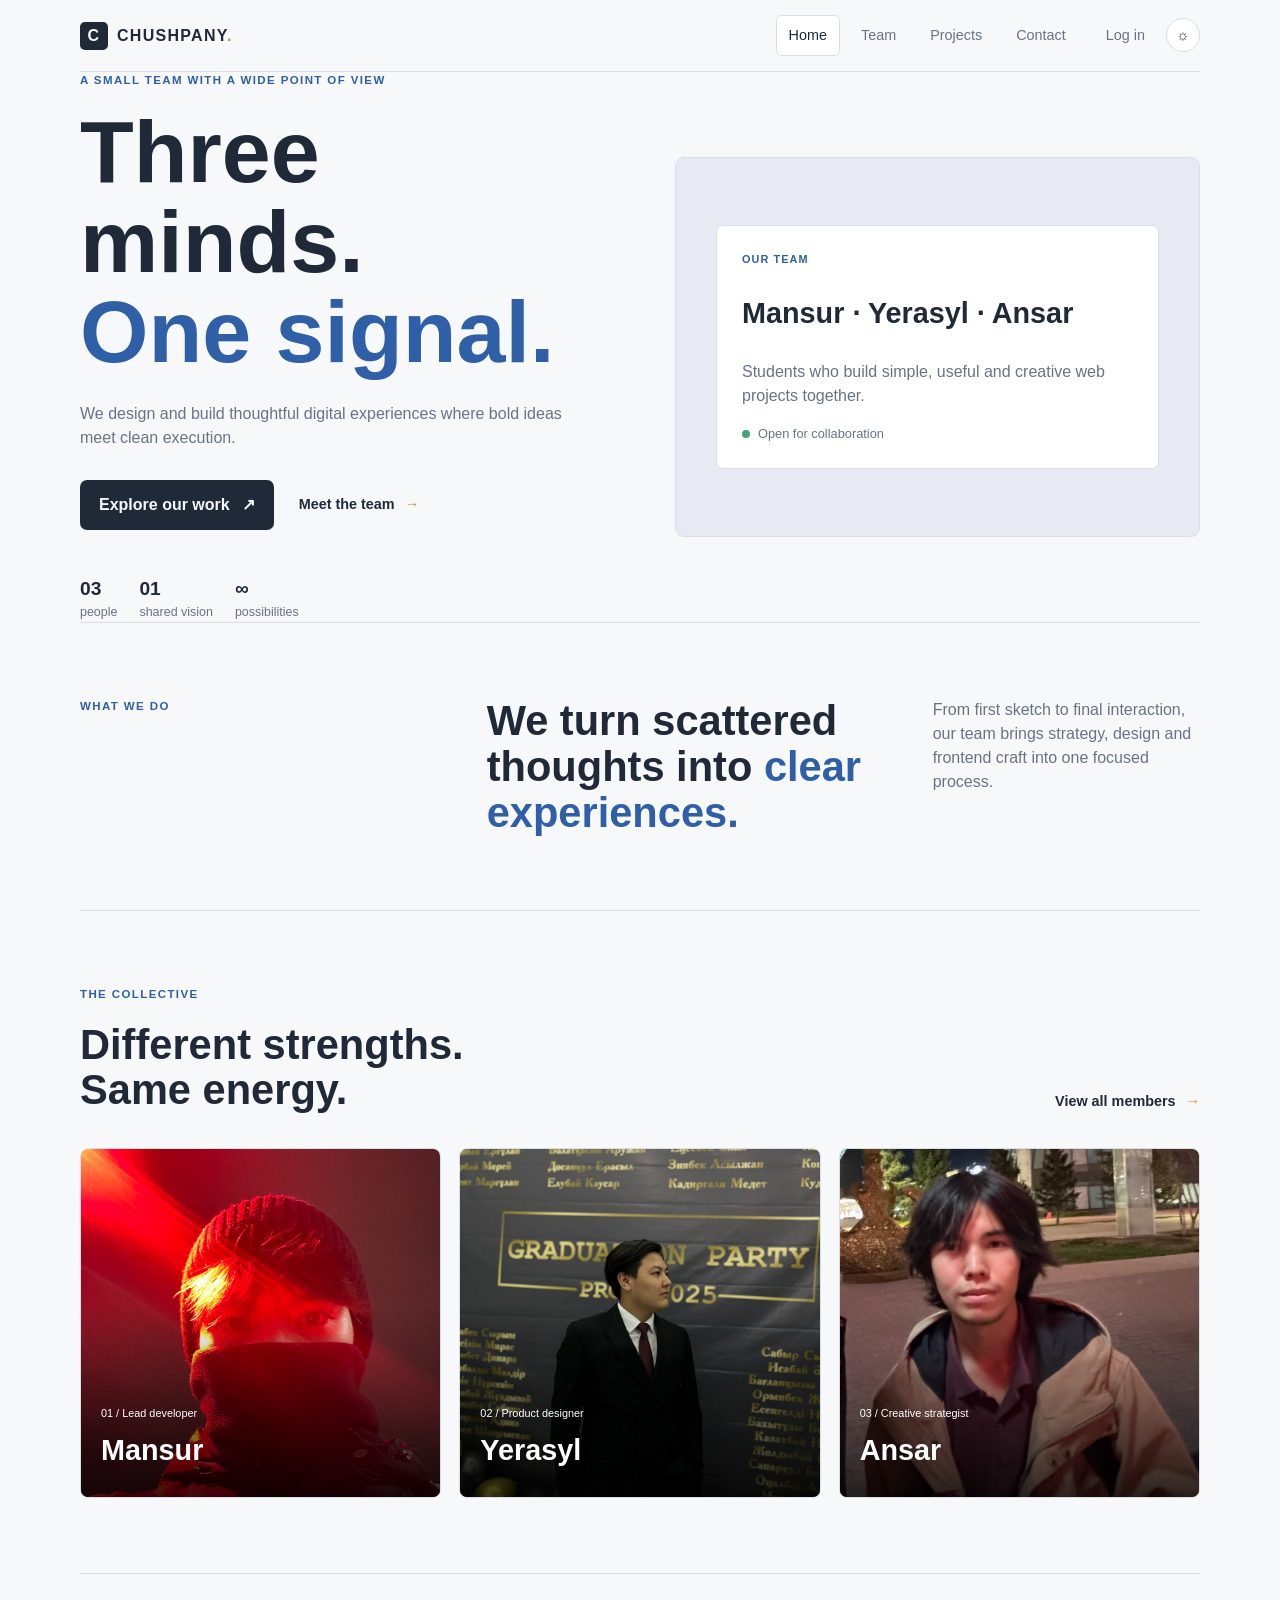
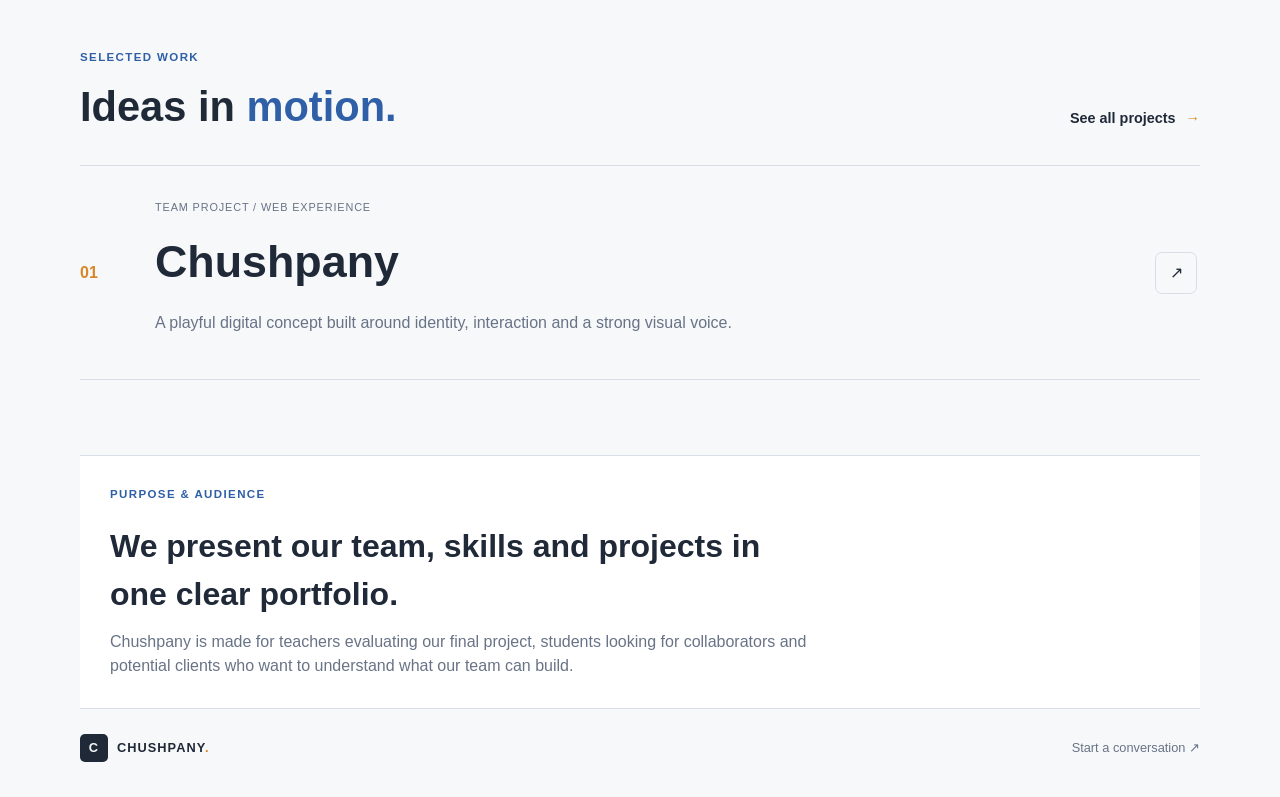
<file: index.html>
<!doctype html>
<html lang="en">
<head>
  <meta charset="UTF-8">
  <meta name="viewport" content="width=device-width, initial-scale=1.0">
  <meta name="description" content="Chushpany — a three-person creative development team portfolio.">
  <title>Chushpany | Creative team portfolio</title>
  <link rel="preconnect" href="https://fonts.googleapis.com">
  <link rel="preconnect" href="https://fonts.gstatic.com" crossorigin>
  <link href="https://fonts.googleapis.com/css2?family=DM+Sans:wght@400;500;600;700&family=Space+Grotesk:wght@500;600;700&display=swap" rel="stylesheet">
  <link rel="stylesheet" href="css/style.css">
</head>
<body>
  <div class="page-shell">
    <header class="site-header"><a class="brand" href="index.html"><span class="brand-mark">C</span><span>CHUSHPANY<span class="brand-accent">.</span></span></a><button class="menu-toggle" aria-label="Open menu">☰</button><nav class="site-nav"><a class="active" href="index.html">Home</a><a href="team.html">Team</a><a href="projects.html">Projects</a><a href="contact.html">Contact</a><a class="nav-login" href="login.html">Log in</a><button class="theme-toggle" data-theme-toggle aria-label="Toggle light and dark mode">☼</button></nav></header>
    <main>
      <section class="hero section-grid">
        <div class="hero-copy reveal"><p class="eyebrow">A small team with a wide point of view</p><h1>Three minds.<br><span class="gradient-text">One signal.</span></h1><p class="hero-text">We design and build thoughtful digital experiences where bold ideas meet clean execution.</p><div class="hero-actions"><a class="button button-primary" href="projects.html">Explore our work <span>↗</span></a><a class="text-link" href="team.html">Meet the team <span>→</span></a></div><div class="hero-meta"><span><strong>03</strong> people</span><span><strong>01</strong> shared vision</span><span><strong>∞</strong> possibilities</span></div></div>
        <div class="hero-art reveal delay-1"><div class="hero-card hero-card-main"><div class="mini-label">OUR TEAM</div><div class="hero-card-title">Mansur · Yerasyl · Ansar</div><p>Students who build simple, useful and creative web projects together.</p><div class="status-row"><span class="status-dot"></span> Open for collaboration</div></div></div>
      </section>
      <section class="section intro-strip"><p class="eyebrow">What we do</p><div class="strip-content"><h2>We turn scattered thoughts into <span class="gradient-text">clear experiences.</span></h2><p>From first sketch to final interaction, our team brings strategy, design and frontend craft into one focused process.</p></div></section>
      <section class="section"><div class="section-heading"><div><p class="eyebrow">The collective</p><h2>Different strengths.<br><span class="muted-text">Same energy.</span></h2></div><a class="text-link" href="team.html">View all members <span>→</span></a></div><div class="team-preview"><a class="person-card" href="mansur.html"><img src="images/team/mansur.jpg" alt="Mansur portrait"><div class="person-overlay"><span>01 / Lead developer</span><h3>Mansur</h3></div></a><a class="person-card" href="yerasyl.html"><img src="images/team/yerasyl.jpg" alt="Yerasyl portrait"><div class="person-overlay"><span>02 / Product designer</span><h3>Yerasyl</h3></div></a><a class="person-card placeholder-person" href="ansar.html"><img src="images/team/ansar.jpg" alt="Ansar portrait"><div class="person-overlay"><span>03 / Creative strategist</span><h3>Ansar</h3></div></a></div></section>
      <section class="section work-teaser"><div class="section-heading"><div><p class="eyebrow">Selected work</p><h2>Ideas in <span class="gradient-text">motion.</span></h2></div><a class="text-link" href="projects.html">See all projects <span>→</span></a></div><div class="featured-project"><div class="project-number">01</div><div><span class="project-type">Team project / Web experience</span><h3>Chushpany</h3><p>A playful digital concept built around identity, interaction and a strong visual voice.</p></div><a class="circle-arrow" href="projects.html">↗</a></div></section>
    <section class="section purpose-box"><p class="eyebrow">Purpose & audience</p><h2>We present our team, skills and projects in one clear portfolio.</h2><p>Chushpany is made for teachers evaluating our final project, students looking for collaborators and potential clients who want to understand what our team can build.</p></section></main>
    <footer class="site-footer"><a class="brand" href="index.html"><span class="brand-mark">C</span><span>CHUSHPANY<span class="brand-accent">.</span></span></a><a href="contact.html">Start a conversation ↗</a></footer>
  </div><script src="js/script.js"></script>
</body>
</html>
</file>
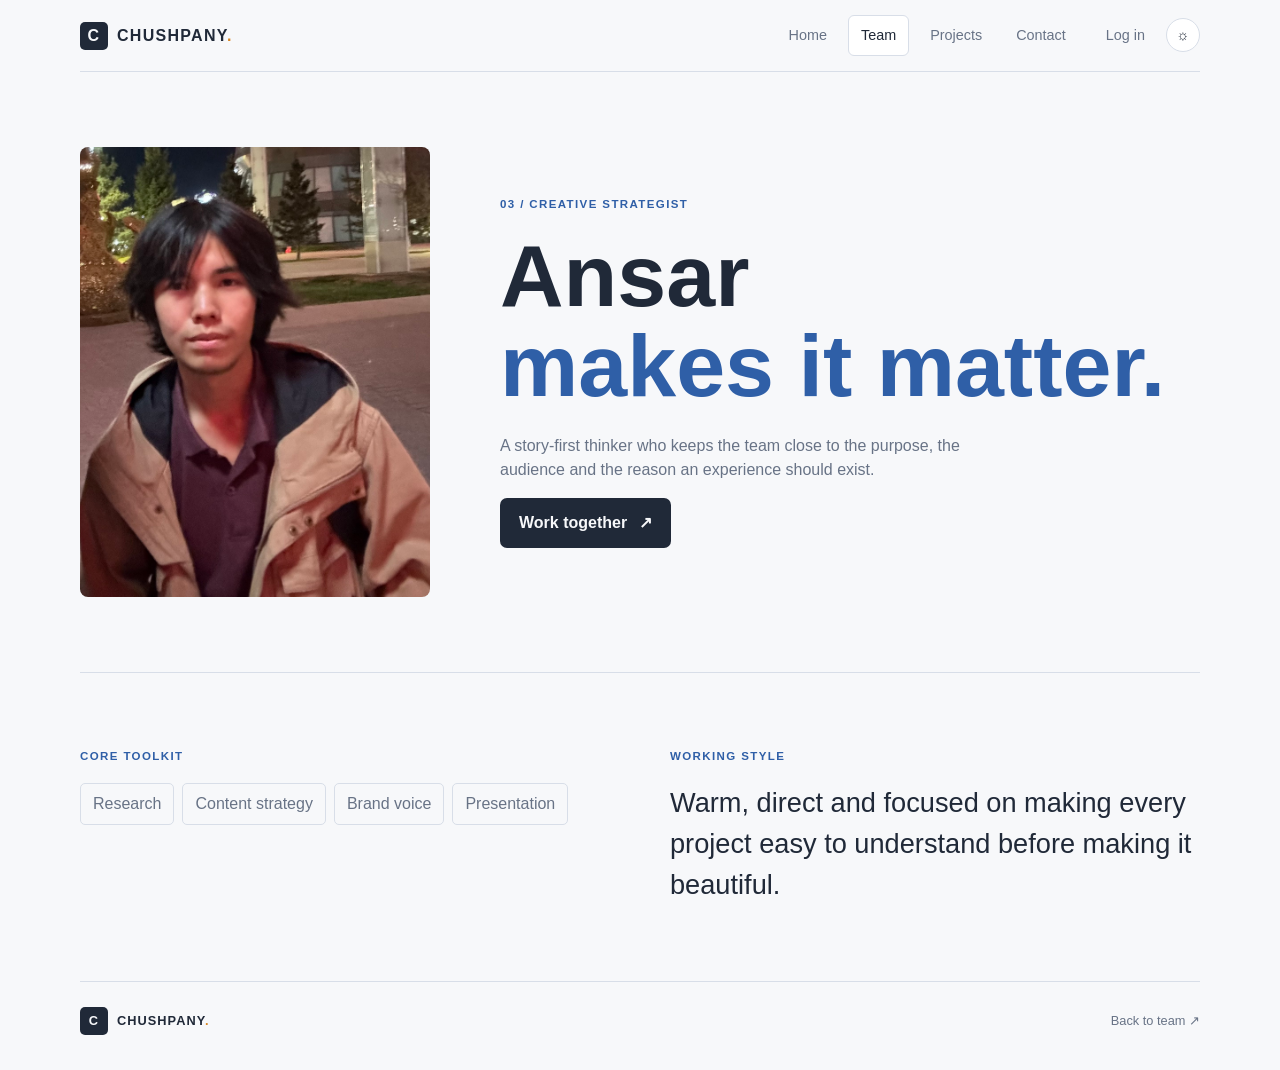
<file: ansar.html>
<!doctype html>
<html lang="en">
<head>
  <meta charset="UTF-8">
  <meta name="viewport" content="width=device-width, initial-scale=1.0">
  <title>Ansar | Chushpany</title>
  <link rel="preconnect" href="https://fonts.googleapis.com">
  <link rel="preconnect" href="https://fonts.gstatic.com" crossorigin>
  <link href="https://fonts.googleapis.com/css2?family=DM+Sans:wght@400;500;600;700&family=Space+Grotesk:wght@500;600;700&display=swap" rel="stylesheet">
  <link rel="stylesheet" href="css/style.css">
</head>
<body>
  <div class="page-shell">
    <header class="site-header">
      <a class="brand" href="index.html">
        <span class="brand-mark">C</span><span>CHUSHPANY<span class="brand-accent">.</span></span>
      </a>
      <button class="menu-toggle" aria-label="Open menu">☰</button>
      <nav class="site-nav">
        <a href="index.html">Home</a>
        <a class="active" href="team.html">Team</a>
        <a href="projects.html">Projects</a>
        <a href="contact.html">Contact</a>
        <a class="nav-login" href="login.html">Log in</a>
        <button class="theme-toggle" data-theme-toggle aria-label="Toggle light and dark mode">☼</button>
      </nav>
    </header>

    <main>
      <section class="profile-hero section">
        <div class="profile-photo">
          <img src="images/team/ansar.jpg" alt="Ansar portrait">
        </div>
        <div>
          <p class="eyebrow">03 / Creative strategist</p>
          <h1>Ansar<br><span class="gradient-text">makes it matter.</span></h1>
          <p class="intro-lead">A story-first thinker who keeps the team close to the purpose, the audience and the reason an experience should exist.</p>
          <a class="button button-primary" href="contact.html">Work together <span>↗</span></a>
        </div>
      </section>

      <section class="section profile-details">
        <div>
          <p class="eyebrow">Core toolkit</p>
          <div class="tag-list">
            <span>Research</span>
            <span>Content strategy</span>
            <span>Brand voice</span>
            <span>Presentation</span>
          </div>
        </div>
        <div>
          <p class="eyebrow">Working style</p>
          <p class="large-copy">Warm, direct and focused on making every project easy to understand before making it beautiful.</p>
        </div>
      </section>
    </main>

    <footer class="site-footer">
      <a class="brand" href="index.html">
        <span class="brand-mark">C</span><span>CHUSHPANY<span class="brand-accent">.</span></span>
      </a>
      <a href="team.html">Back to team ↗</a>
    </footer>
  </div>

  <script src="js/script.js"></script>
</body>
</html>
</file>
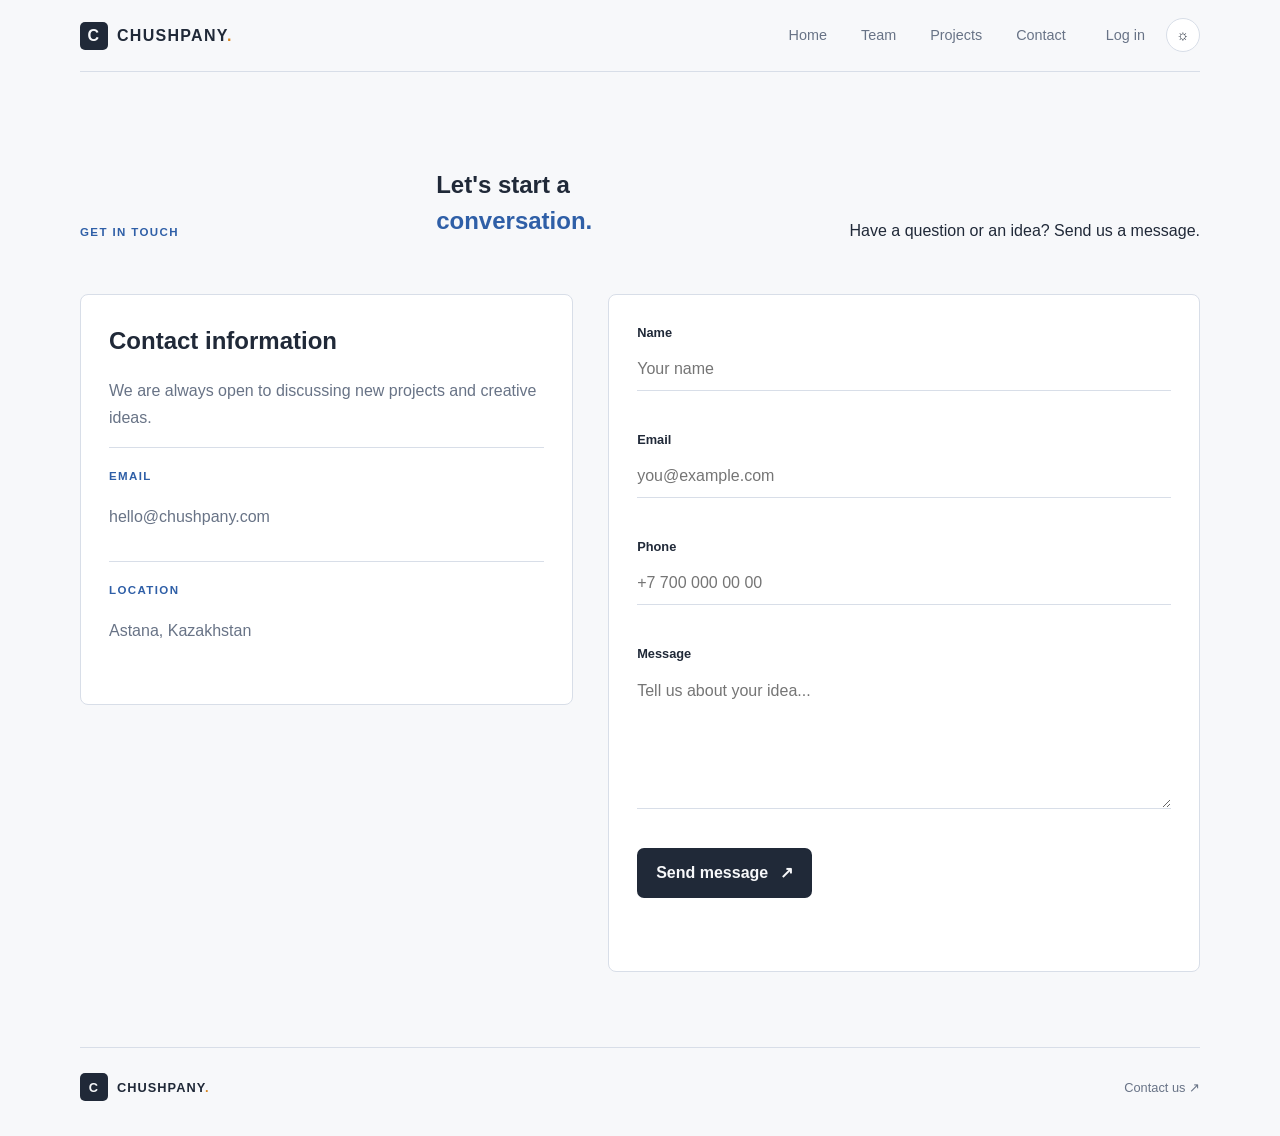
<file: contact.html>
<!doctype html>
<html lang="en">
<head>
  <meta charset="UTF-8">
  <meta name="viewport" content="width=device-width, initial-scale=1.0">
  <title>Contact | Chushpany</title>
  <link rel="preconnect" href="https://fonts.googleapis.com">
  <link rel="preconnect" href="https://fonts.gstatic.com" crossorigin>
  <link href="https://fonts.googleapis.com/css2?family=DM+Sans:wght@400;500;600;700&family=Space+Grotesk:wght@500;600;700&display=swap" rel="stylesheet">
  <link rel="stylesheet" href="css/style.css">
</head>
<body>
<div class="page-shell">

  <header class="site-header">
    <a class="brand" href="index.html">
      <span class="brand-mark">C</span>
      <span>CHUSHPANY<span class="brand-accent">.</span></span>
    </a>

    <button class="menu-toggle" aria-label="Open menu">☰</button>

    <nav class="site-nav">
      <a href="index.html">Home</a>
      <a href="team.html">Team</a>
      <a href="projects.html">Projects</a>
      <a href="contact.html">Contact</a>
      <a class="nav-login" href="login.html">Log in</a>
      <button class="theme-toggle" data-theme-toggle aria-label="Toggle light and dark mode">☼</button>
    </nav>
  </header>

  <main>
    <section class="section">
      <div class="section-heading">
        <p class="eyebrow">Get in touch</p>
        <h1>Let's start a<br><span class="gradient-text">conversation.</span></h1>
        <p>Have a question or an idea? Send us a message.</p>
      </div>

      <div class="contact-grid">

        <div class="contact-info">
          <h2>Contact information</h2>
          <p>We are always open to discussing new projects and creative ideas.</p>

          <div class="contact-detail">
            <span class="eyebrow">Email</span>
            <p>hello@chushpany.com</p>
          </div>

          <div class="contact-detail">
            <span class="eyebrow">Location</span>
            <p>Astana, Kazakhstan</p>
          </div>
        </div>

        <div class="contact-form-card">
          <form id="contact-form" novalidate>

            <div class="form-row">
              <label for="contact-name">Name</label>
              <input id="contact-name" name="name" type="text" placeholder="Your name">
              <small class="field-error" data-error-for="name"></small>
            </div>

            <div class="form-row">
              <label for="contact-email">Email</label>
              <input id="contact-email" name="email" type="text" placeholder="you@example.com">
              <small class="field-error" data-error-for="email"></small>
            </div>

            <div class="form-row">
              <label for="contact-phone">Phone</label>
              <input id="contact-phone" name="phone" type="text" placeholder="+7 700 000 00 00">
              <small class="field-error" data-error-for="phone"></small>
            </div>

            <div class="form-row">
              <label for="contact-message">Message</label>
              <textarea id="contact-message" name="message" rows="5" placeholder="Tell us about your idea..."></textarea>
              <small class="field-error" data-error-for="message"></small>
            </div>

            <button class="button button-primary" type="submit">
              Send message <span>↗</span>
            </button>

            <p class="form-status" id="contact-status" aria-live="polite"></p>

          </form>
        </div>

      </div>
    </section>
  </main>

  <footer class="site-footer">
    <a class="brand" href="index.html">
      <span class="brand-mark">C</span>
      <span>CHUSHPANY<span class="brand-accent">.</span></span>
    </a>
    <a href="contact.html">Contact us ↗</a>
  </footer>

</div>

<script src="js/script.js"></script>
<script src="js/validation.js"></script>
</body>
</html>
</file>
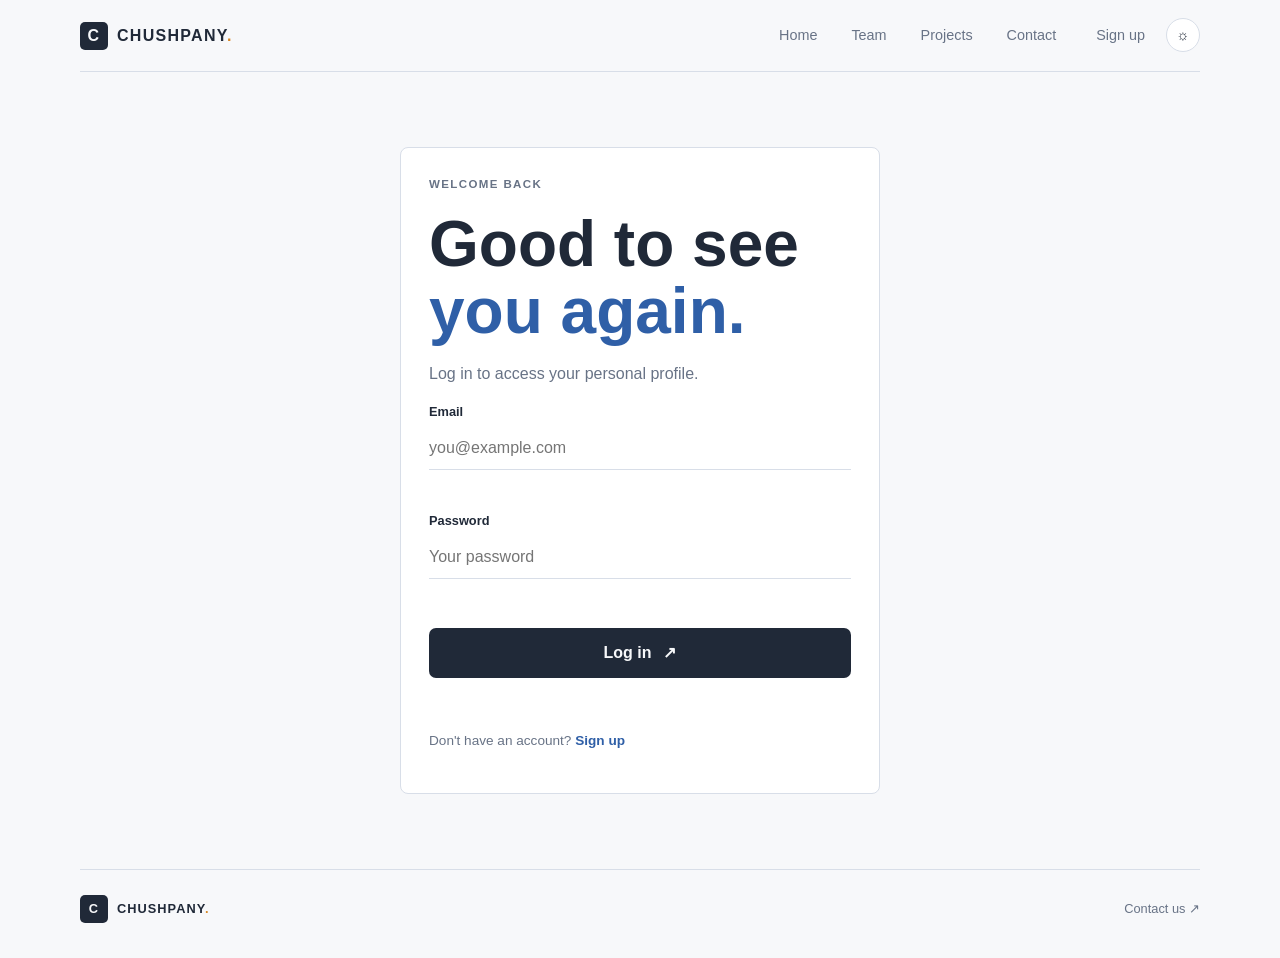
<file: login.html>
<!doctype html>
<html lang="en">
<head>
  <meta charset="UTF-8">
  <meta name="viewport" content="width=device-width, initial-scale=1.0">
  <title>Log in | Chushpany</title>
  <link rel="preconnect" href="https://fonts.googleapis.com">
  <link rel="preconnect" href="https://fonts.gstatic.com" crossorigin>
  <link href="https://fonts.googleapis.com/css2?family=DM+Sans:wght@400;500;600;700&family=Space+Grotesk:wght@500;600;700&display=swap" rel="stylesheet">
  <link rel="stylesheet" href="css/style.css">
</head>
<body>
<div class="page-shell">

  <header class="site-header">
    <a class="brand" href="index.html">
      <span class="brand-mark">C</span>
      <span>CHUSHPANY<span class="brand-accent">.</span></span>
    </a>

    <button class="menu-toggle" aria-label="Open menu">☰</button>

    <nav class="site-nav">
      <a href="index.html">Home</a>
      <a href="team.html">Team</a>
      <a href="projects.html">Projects</a>
      <a href="contact.html">Contact</a>
      <a class="nav-login" href="signup.html">Sign up</a>
      <button class="theme-toggle" data-theme-toggle aria-label="Toggle light and dark mode">☼</button>
    </nav>
  </header>

  <main>
    <section class="auth-wrap section">
      <div class="auth-card">
        <p class="eyebrow">Welcome back</p>
        <h1>Good to see<br><span class="gradient-text">you again.</span></h1>
        <p>Log in to access your personal profile.</p>

        <form id="login-form" novalidate>

          <div class="form-row">
            <label for="login-email">Email</label>
            <input id="login-email" name="email" type="text" placeholder="you@example.com">
            <small class="field-error" data-error-for="email"></small>
          </div>

          <div class="form-row">
            <label for="login-password">Password</label>
            <input id="login-password" name="password" type="password" placeholder="Your password">
            <small class="field-error" data-error-for="password"></small>
          </div>

          <button class="button button-primary" type="submit">
            Log in <span>↗</span>
          </button>

          <p class="form-status" id="login-status" aria-live="polite"></p>

        </form>

        <p class="auth-switch">
          Don't have an account? <a href="signup.html">Sign up</a>
        </p>
      </div>
    </section>
  </main>

  <footer class="site-footer">
    <a class="brand" href="index.html">
      <span class="brand-mark">C</span>
      <span>CHUSHPANY<span class="brand-accent">.</span></span>
    </a>
    <a href="contact.html">Contact us ↗</a>
  </footer>

</div>

<script src="js/script.js"></script>
<script src="js/auth.js"></script>
</body>
</html>
</file>
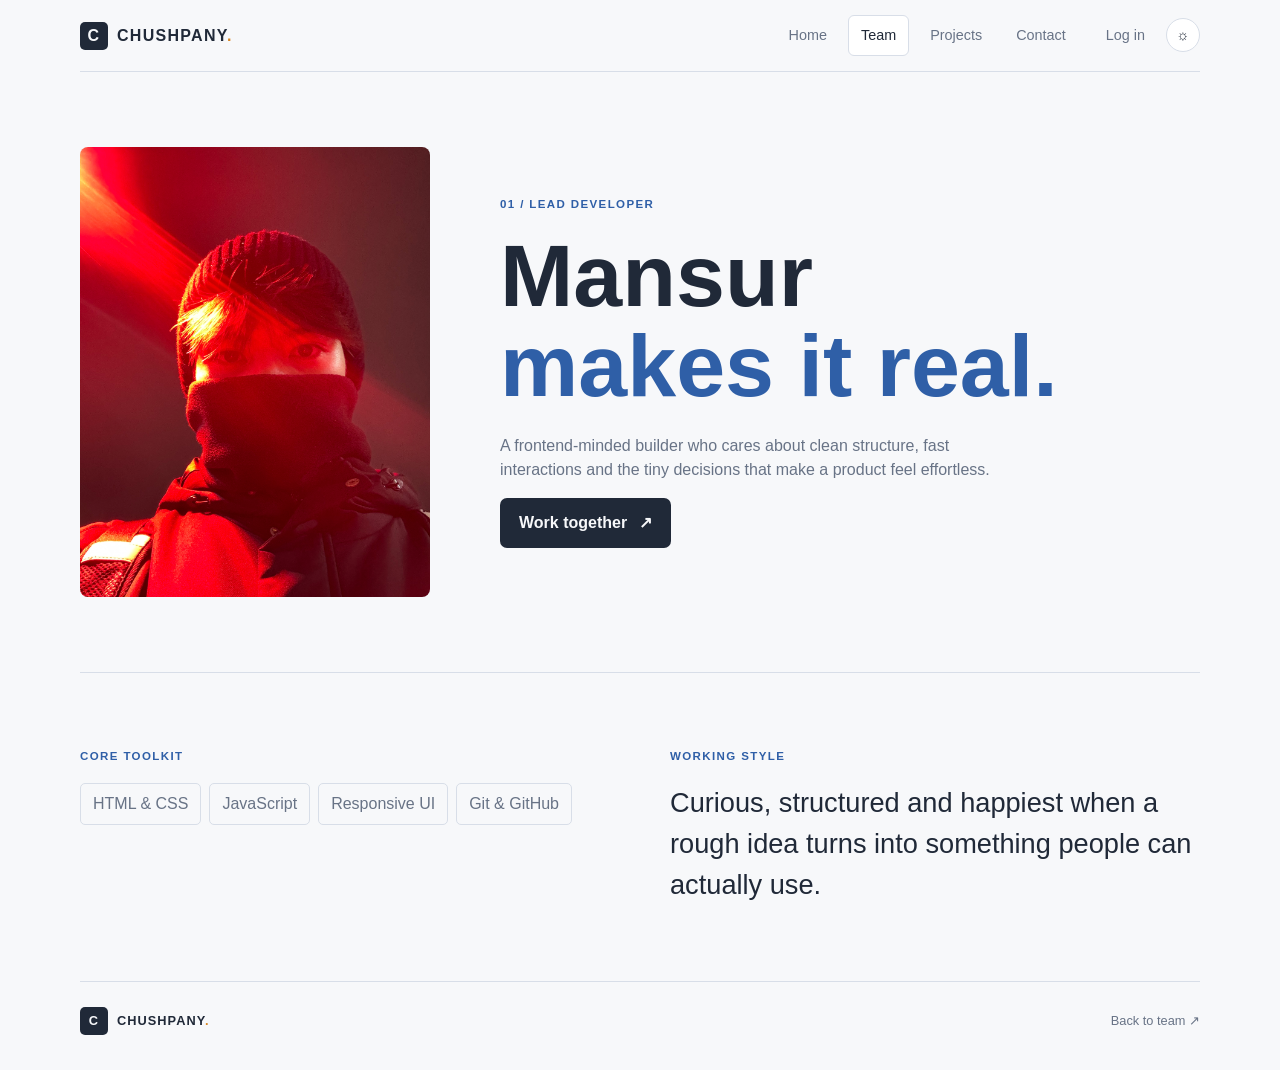
<file: mansur.html>
<!doctype html>
<html lang="en">
<head>
  <meta charset="UTF-8">
  <meta name="viewport" content="width=device-width, initial-scale=1.0">
  <title>Mansur | Chushpany</title>
  <link rel="preconnect" href="https://fonts.googleapis.com">
  <link rel="preconnect" href="https://fonts.gstatic.com" crossorigin>
  <link href="https://fonts.googleapis.com/css2?family=DM+Sans:wght@400;500;600;700&family=Space+Grotesk:wght@500;600;700&display=swap" rel="stylesheet">
  <link rel="stylesheet" href="css/style.css">
</head>
<body>
  <div class="page-shell">
    <header class="site-header">
      <a class="brand" href="index.html">
        <span class="brand-mark">C</span><span>CHUSHPANY<span class="brand-accent">.</span></span>
      </a>
      <button class="menu-toggle" aria-label="Open menu">☰</button>
      <nav class="site-nav">
        <a href="index.html">Home</a>
        <a class="active" href="team.html">Team</a>
        <a href="projects.html">Projects</a>
        <a href="contact.html">Contact</a>
        <a class="nav-login" href="login.html">Log in</a>
        <button class="theme-toggle" data-theme-toggle aria-label="Toggle light and dark mode">☼</button>
      </nav>
    </header>

    <main>
      <section class="profile-hero section">
        <div class="profile-photo">
          <img src="images/team/mansur.jpg" alt="Mansur portrait">
        </div>
        <div>
          <p class="eyebrow">01 / Lead developer</p>
          <h1>Mansur<br><span class="gradient-text">makes it real.</span></h1>
          <p class="intro-lead">A frontend-minded builder who cares about clean structure, fast interactions and the tiny decisions that make a product feel effortless.</p>
          <a class="button button-primary" href="contact.html">Work together <span>↗</span></a>
        </div>
      </section>

      <section class="section profile-details">
        <div>
          <p class="eyebrow">Core toolkit</p>
          <div class="tag-list">
            <span>HTML & CSS</span>
            <span>JavaScript</span>
            <span>Responsive UI</span>
            <span>Git & GitHub</span>
          </div>
        </div>
        <div>
          <p class="eyebrow">Working style</p>
          <p class="large-copy">Curious, structured and happiest when a rough idea turns into something people can actually use.</p>
        </div>
      </section>
    </main>

    <footer class="site-footer">
      <a class="brand" href="index.html">
        <span class="brand-mark">C</span><span>CHUSHPANY<span class="brand-accent">.</span></span>
      </a>
      <a href="team.html">Back to team ↗</a>
    </footer>
  </div>

  <script src="js/script.js"></script>
</body>
</html>
</file>
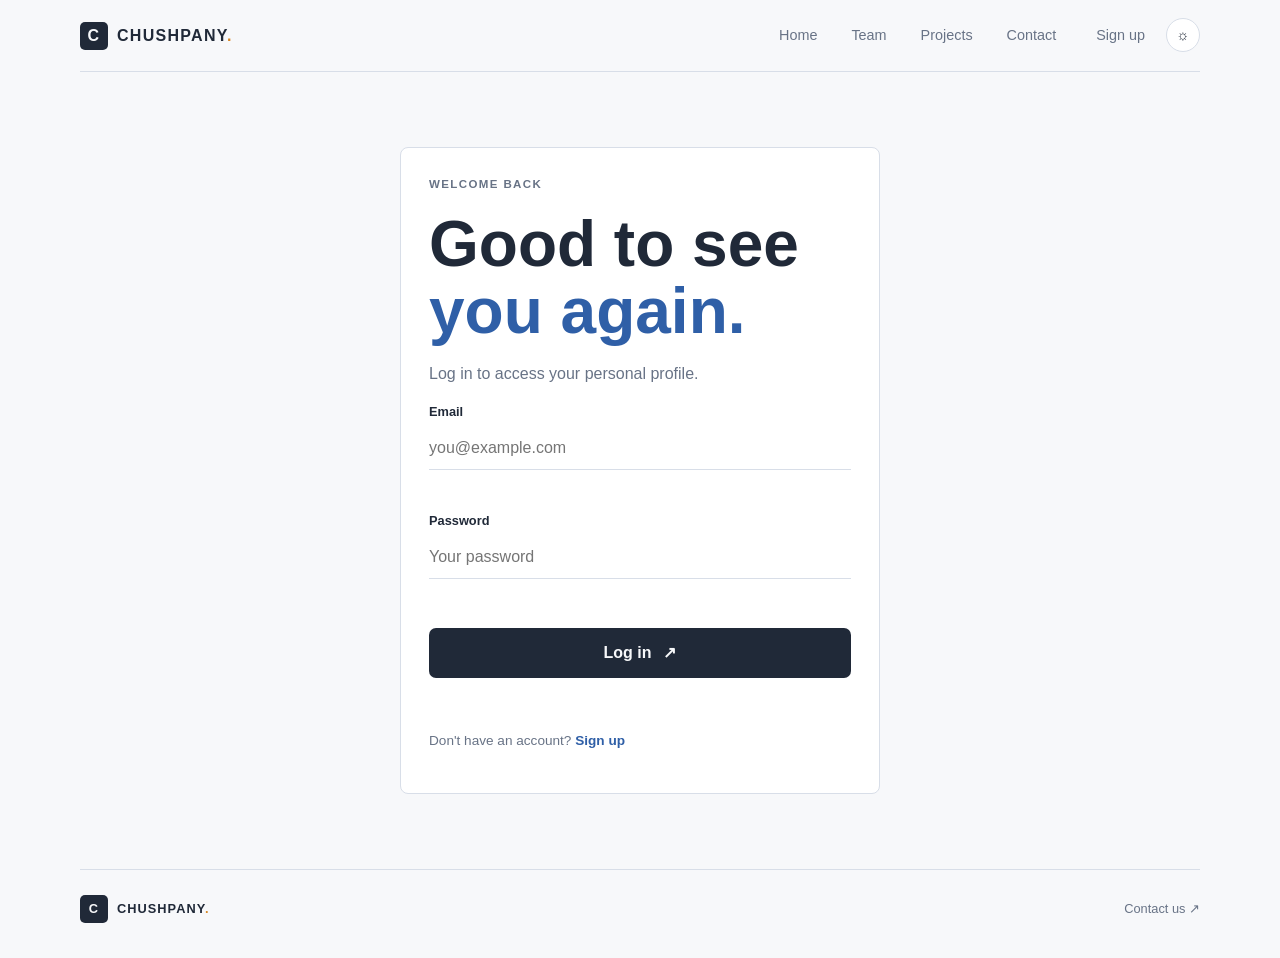
<file: profile.html>
<!doctype html>
<html lang="en">
<head>
  <meta charset="UTF-8">
  <meta name="viewport" content="width=device-width, initial-scale=1.0">
  <title>Profile | Chushpany</title>
  <link rel="preconnect" href="https://fonts.googleapis.com">
  <link rel="preconnect" href="https://fonts.gstatic.com" crossorigin>
  <link href="https://fonts.googleapis.com/css2?family=DM+Sans:wght@400;500;600;700&family=Space+Grotesk:wght@500;600;700&display=swap" rel="stylesheet">
  <link rel="stylesheet" href="css/style.css">
</head>
<body>
  <div class="page-shell">
    <header class="site-header">
      <a class="brand" href="index.html">
        <span class="brand-mark">C</span><span>CHUSHPANY<span class="brand-accent">.</span></span>
      </a>
      <button class="menu-toggle" aria-label="Open menu">☰</button>
      <nav class="site-nav">
        <a href="index.html">Home</a>
        <a href="team.html">Team</a>
        <a href="projects.html">Projects</a>
        <a href="contact.html">Contact</a>
        <a class="nav-login active" href="profile.html">Profile</a>
        <button class="theme-toggle" data-theme-toggle aria-label="Toggle light and dark mode">☼</button>
      </nav>
    </header>

    <main>
      <section class="profile-account section">
        <div class="account-avatar" id="profile-avatar">?</div>
        <div>
          <p class="eyebrow">Your local profile</p>
          <h1 id="profile-name">Your name</h1>
          <p class="intro-lead" id="profile-email">you@example.com</p>
          <button class="button button-secondary" id="logout-button">Log out</button>
        </div>
      </section>

      <section class="section account-note">
        <p class="eyebrow">A small note</p>
        <h2>This profile is stored locally in your browser.</h2>
        <p>It is a front-end authentication simulation created for the project requirements. No data is sent to a server.</p>
      </section>
    </main>

    <footer class="site-footer">
      <a class="brand" href="index.html">
        <span class="brand-mark">C</span><span>CHUSHPANY<span class="brand-accent">.</span></span>
      </a>
      <a href="projects.html">Explore projects ↗</a>
    </footer>
  </div>

  <script src="js/script.js"></script>
  <script src="js/auth.js"></script>
</body>
</html>
</file>
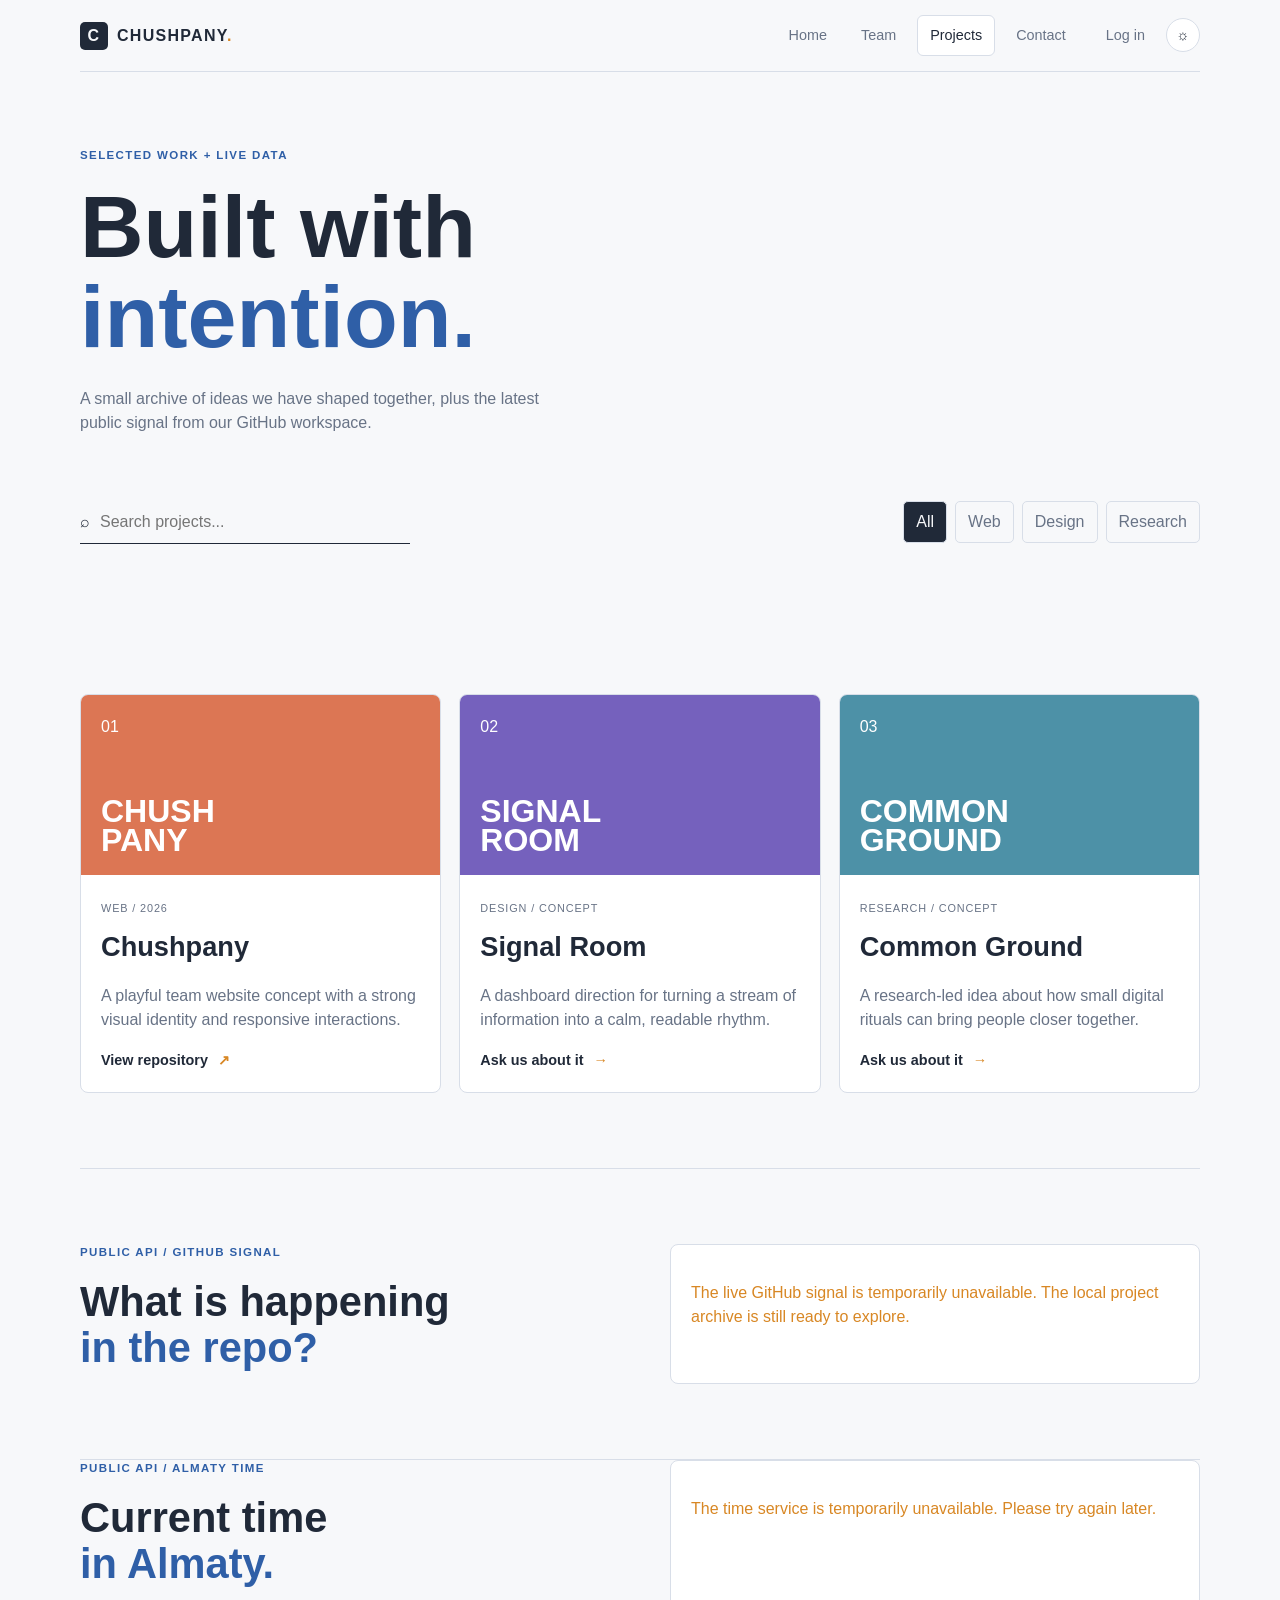
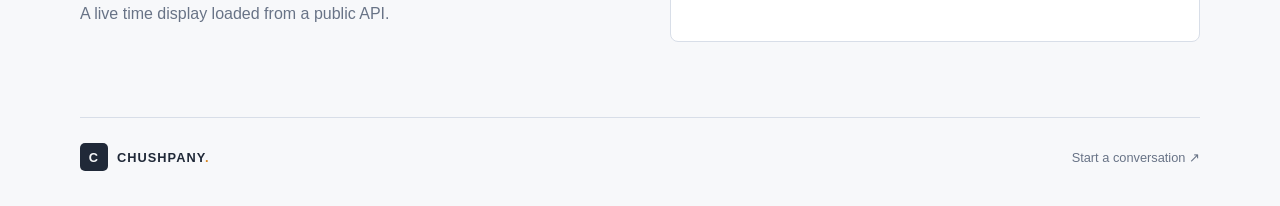
<file: projects.html>
<!doctype html>
<html lang="en">
<head>
  <meta charset="UTF-8">
  <meta name="viewport" content="width=device-width, initial-scale=1.0">
  <meta name="description" content="Selected projects from Chushpany.">
  <title>Projects | Chushpany</title>
  <link rel="preconnect" href="https://fonts.googleapis.com">
  <link rel="preconnect" href="https://fonts.gstatic.com" crossorigin>
  <link href="https://fonts.googleapis.com/css2?family=DM+Sans:wght@400;500;600;700&family=Space+Grotesk:wght@500;600;700&display=swap" rel="stylesheet">
  <link rel="stylesheet" href="css/style.css">
</head>
<body>
  <div class="page-shell">
    <header class="site-header">
      <a class="brand" href="index.html">
        <span class="brand-mark">C</span><span>CHUSHPANY<span class="brand-accent">.</span></span>
      </a>
      <button class="menu-toggle" aria-label="Open menu">☰</button>
      <nav class="site-nav">
        <a href="index.html">Home</a>
        <a href="team.html">Team</a>
        <a class="active" href="projects.html">Projects</a>
        <a href="contact.html">Contact</a>
        <a class="nav-login" href="login.html">Log in</a>
        <button class="theme-toggle" data-theme-toggle aria-label="Toggle light and dark mode">☼</button>
      </nav>
    </header>

    <main>
      <section class="page-intro section">
        <p class="eyebrow">Selected work + live data</p>
        <h1>Built with<br><span class="gradient-text">intention.</span></h1>
        <p class="intro-lead">A small archive of ideas we have shaped together, plus the latest public signal from our GitHub workspace.</p>
      </section>

      <section class="section project-controls">
        <label class="search-box">
          <span>⌕</span>
          <input id="project-search" type="text" placeholder="Search projects..." aria-label="Search projects">
        </label>
        <div class="filter-list" role="group" aria-label="Filter projects">
          <button class="filter-button active" data-filter="all">All</button>
          <button class="filter-button" data-filter="web">Web</button>
          <button class="filter-button" data-filter="design">Design</button>
          <button class="filter-button" data-filter="research">Research</button>
        </div>
      </section>

      <section class="section projects-grid" id="projects-grid">
        <article class="project-card" data-category="web" data-title="chushpany">
          <div class="project-visual visual-orange">
            <span>01</span>
            <strong>CHUSH<br>PANY</strong>
          </div>
          <div class="project-card-body">
            <span class="project-type">Web / 2026</span>
            <h2>Chushpany</h2>
            <p>A playful team website concept with a strong visual identity and responsive interactions.</p>
            <a href="https://github.com/ma1018t866/chushpany" target="_blank" rel="noreferrer" class="text-link">View repository <span>↗</span></a>
          </div>
        </article>

        <article class="project-card" data-category="design" data-title="signal room">
          <div class="project-visual visual-purple">
            <span>02</span>
            <strong>SIGNAL<br>ROOM</strong>
          </div>
          <div class="project-card-body">
            <span class="project-type">Design / Concept</span>
            <h2>Signal Room</h2>
            <p>A dashboard direction for turning a stream of information into a calm, readable rhythm.</p>
            <a href="contact.html" class="text-link">Ask us about it <span>→</span></a>
          </div>
        </article>

        <article class="project-card" data-category="research" data-title="common ground">
          <div class="project-visual visual-blue">
            <span>03</span>
            <strong>COMMON<br>GROUND</strong>
          </div>
          <div class="project-card-body">
            <span class="project-type">Research / Concept</span>
            <h2>Common Ground</h2>
            <p>A research-led idea about how small digital rituals can bring people closer together.</p>
            <a href="contact.html" class="text-link">Ask us about it <span>→</span></a>
          </div>
        </article>
      </section>

      <section class="section api-panel">
        <div>
          <p class="eyebrow">Public API / GitHub signal</p>
          <h2>What is happening<br><span class="gradient-text">in the repo?</span></h2>
        </div>
        <div class="api-result" id="api-result">
          <div class="loading-state">
            <span class="loader"></span> Loading repository data...
          </div>
        </div>
      </section>
      <section class="section api-panel time-panel">
        <div>
          <p class="eyebrow">Public API / Almaty time</p>
          <h2>Current time<br><span class="gradient-text">in Almaty.</span></h2>
          <p class="intro-lead">A live time display loaded from a public API.</p>
        </div>
        <div class="api-result" id="time-result">
          <div class="loading-state">
            <span class="loader"></span> Loading Almaty time...
          </div>
        </div>
      </section>
    </main>

    <footer class="site-footer">
      <a class="brand" href="index.html">
        <span class="brand-mark">C</span><span>CHUSHPANY<span class="brand-accent">.</span></span>
      </a>
      <a href="contact.html">Start a conversation ↗</a>
    </footer>
  </div>

  <script src="js/script.js"></script>
  <script src="js/projects.js"></script>
</body>
</html>
</file>
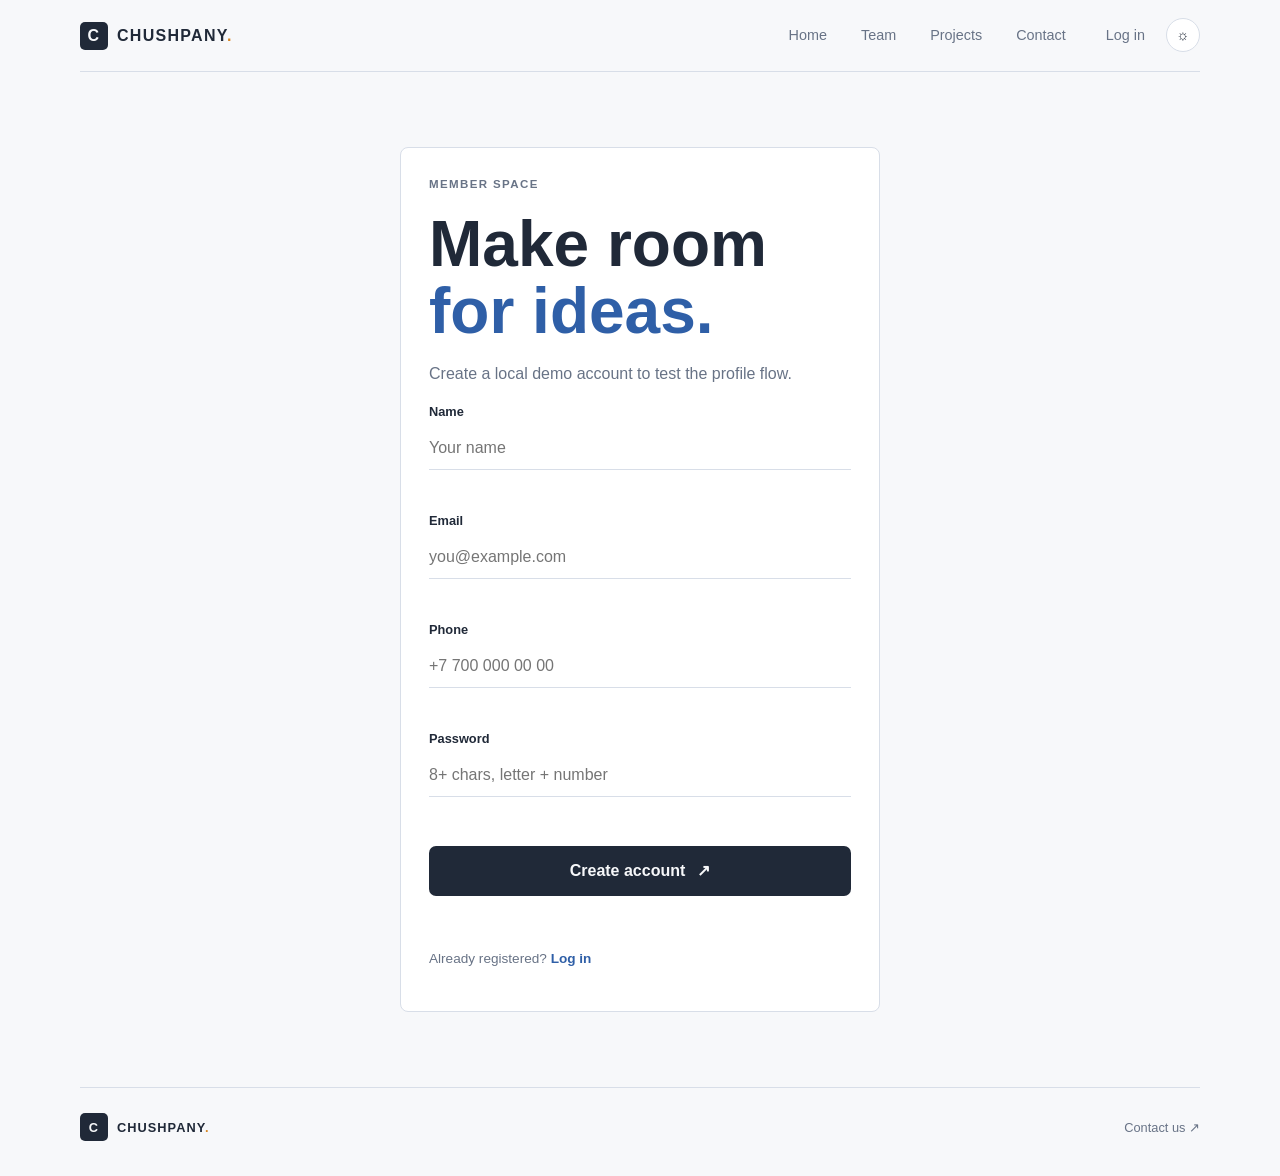
<file: signup.html>
<!doctype html>
<html lang="en">
<head>
  <meta charset="UTF-8">
  <meta name="viewport" content="width=device-width, initial-scale=1.0">
  <title>Sign up | Chushpany</title>
  <link rel="preconnect" href="https://fonts.googleapis.com">
  <link rel="preconnect" href="https://fonts.gstatic.com" crossorigin>
  <link href="https://fonts.googleapis.com/css2?family=DM+Sans:wght@400;500;600;700&family=Space+Grotesk:wght@500;600;700&display=swap" rel="stylesheet">
  <link rel="stylesheet" href="css/style.css">
</head>
<body>
<div class="page-shell">

  <header class="site-header">
    <a class="brand" href="index.html">
      <span class="brand-mark">C</span>
      <span>CHUSHPANY<span class="brand-accent">.</span></span>
    </a>

    <button class="menu-toggle" aria-label="Open menu">☰</button>

    <nav class="site-nav">
      <a href="index.html">Home</a>
      <a href="team.html">Team</a>
      <a href="projects.html">Projects</a>
      <a href="contact.html">Contact</a>
      <a class="nav-login" href="login.html">Log in</a>
      <button class="theme-toggle" data-theme-toggle aria-label="Toggle light and dark mode">☼</button>
    </nav>
  </header>

  <main>
    <section class="auth-wrap section">
      <div class="auth-card">
        <p class="eyebrow">Member space</p>
        <h1>Make room<br><span class="gradient-text">for ideas.</span></h1>
        <p>Create a local demo account to test the profile flow.</p>

        <form id="signup-form" novalidate>

          <div class="form-row">
            <label for="signup-name">Name</label>
            <input id="signup-name" name="name" type="text" placeholder="Your name">
            <small class="field-error" data-error-for="name"></small>
          </div>

          <div class="form-row">
            <label for="signup-email">Email</label>
            <input id="signup-email" name="email" type="text" placeholder="you@example.com">
            <small class="field-error" data-error-for="email"></small>
          </div>

          <div class="form-row">
            <label for="signup-phone">Phone</label>
            <input id="signup-phone" name="phone" type="text" placeholder="+7 700 000 00 00">
            <small class="field-error" data-error-for="phone"></small>
          </div>

          <div class="form-row">
            <label for="signup-password">Password</label>
            <input id="signup-password" name="password" type="password" placeholder="8+ chars, letter + number">
            <small class="field-error" data-error-for="password"></small>
          </div>

          <button class="button button-primary" type="submit">
            Create account <span>↗</span>
          </button>

          <p class="form-status" id="signup-status" aria-live="polite"></p>

        </form>

        <p class="auth-switch">
          Already registered? <a href="login.html">Log in</a>
        </p>
      </div>
    </section>
  </main>

  <footer class="site-footer">
    <a class="brand" href="index.html">
      <span class="brand-mark">C</span>
      <span>CHUSHPANY<span class="brand-accent">.</span></span>
    </a>
    <a href="contact.html">Contact us ↗</a>
  </footer>

</div>

<script src="js/script.js"></script>
<script src="js/auth.js"></script>
</body>
</html>
</file>
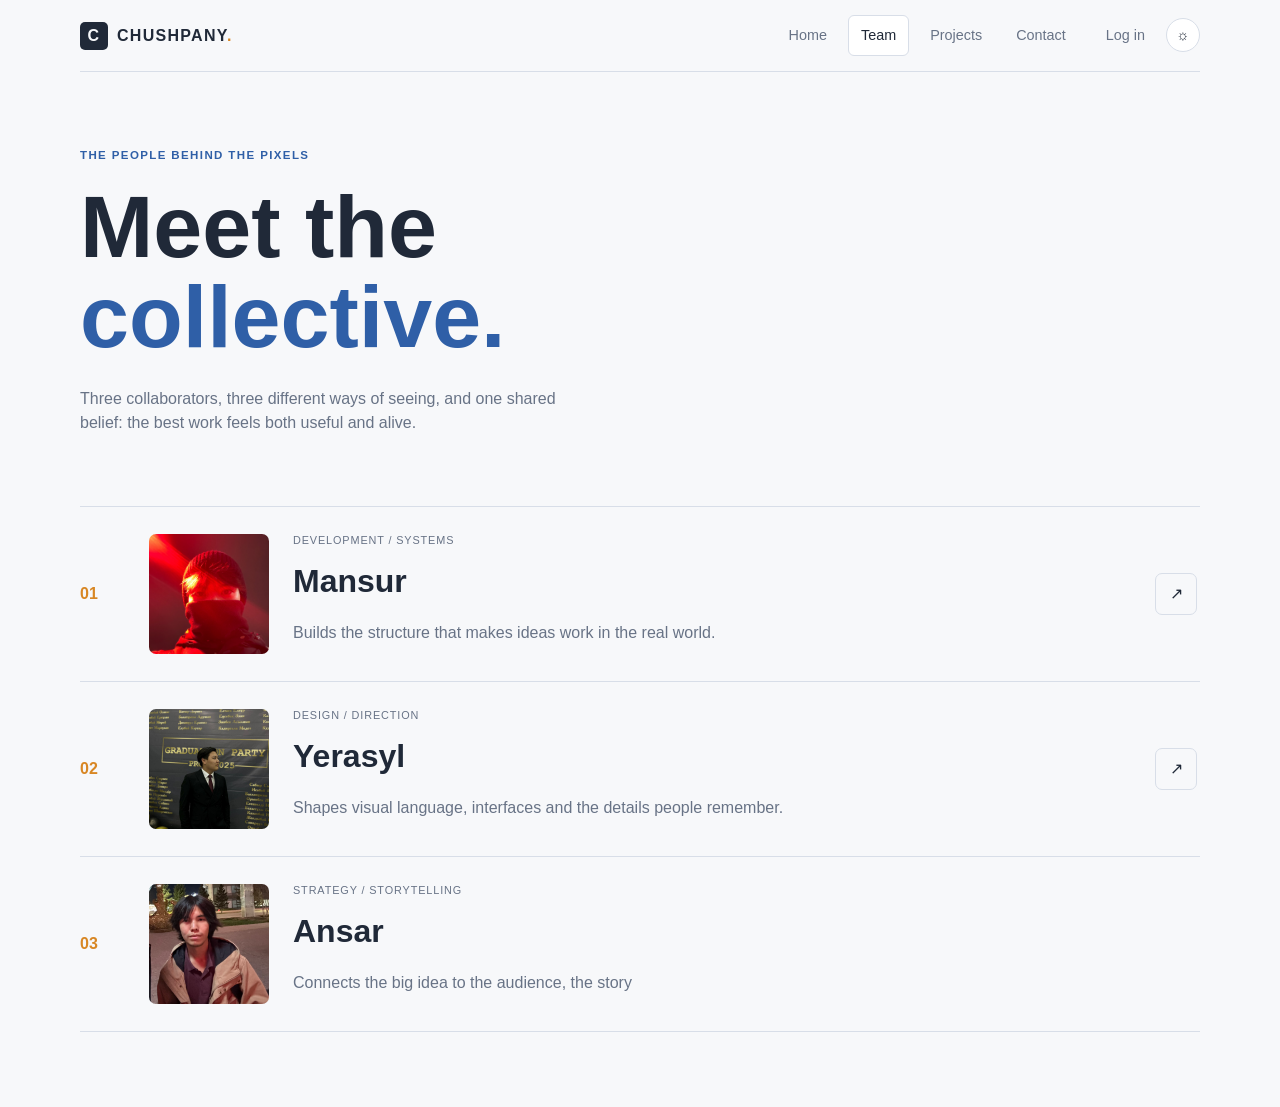
<file: team.html>
<!doctype html>
<html lang="en">
<head>
  <meta charset="UTF-8">
  <meta name="viewport" content="width=device-width, initial-scale=1.0">
  <meta name="description" content="Meet the Chushpany team.">
  <title>Team | Chushpany</title>
  <link rel="preconnect" href="https://fonts.googleapis.com">
  <link rel="preconnect" href="https://fonts.gstatic.com" crossorigin>
  <link href="https://fonts.googleapis.com/css2?family=DM+Sans:wght@400;500;600;700&family=Space+Grotesk:wght@500;600;700&display=swap" rel="stylesheet">
  <link rel="stylesheet" href="css/style.css">
</head>
<body>
  <div class="page-shell">
    <header class="site-header">
      <a class="brand" href="index.html">
        <span class="brand-mark">C</span><span>CHUSHPANY<span class="brand-accent">.</span></span>
      </a>
      <button class="menu-toggle" aria-label="Open menu">☰</button>
      <nav class="site-nav">
        <a href="index.html">Home</a>
        <a class="active" href="team.html">Team</a>
        <a href="projects.html">Projects</a>
        <a href="contact.html">Contact</a>
        <a class="nav-login" href="login.html">Log in</a>
        <button class="theme-toggle" data-theme-toggle aria-label="Toggle light and dark mode">☼</button>
      </nav>
    </header>

    <main>
      <section class="page-intro section">
        <p class="eyebrow">The people behind the pixels</p>
        <h1>Meet the<br><span class="gradient-text">collective.</span></h1>
        <p class="intro-lead">Three collaborators, three different ways of seeing, and one shared belief: the best work feels both useful and alive.</p>
      </section>

      <section class="section team-list">
        <a class="team-row" href="mansur.html">
          <span class="row-number">01</span>
          <img src="images/team/mansur.jpg" alt="Mansur portrait">
          <div>
            <span class="project-type">Development / systems</span>
            <h2>Mansur</h2>
            <p>Builds the structure that makes ideas work in the real world.</p>
          </div>
          <span class="row-arrow">↗</span>
        </a>

        <a class="team-row" href="yerasyl.html">
          <span class="row-number">02</span>
          <img src="images/team/yerasyl.jpg" alt="Yerasyl portrait">
          <div>
            <span class="project-type">Design / direction</span>
            <h2>Yerasyl</h2>
            <p>Shapes visual language, interfaces and the details people remember.</p>
          </div>
          <span class="row-arrow">↗</span>
        </a>

        <a class="team-row" href="ansar.html">
          <span class="row-number">03</span>
          <img class="row-avatar" src="images/team/ansar.jpg" alt="Ansar portrait">
          <div>
            <span class="project-type">Strategy / storytelling</span>
            <h2>Ansar</h2>
            <p>Connects the big idea to the audience, the story
</file>
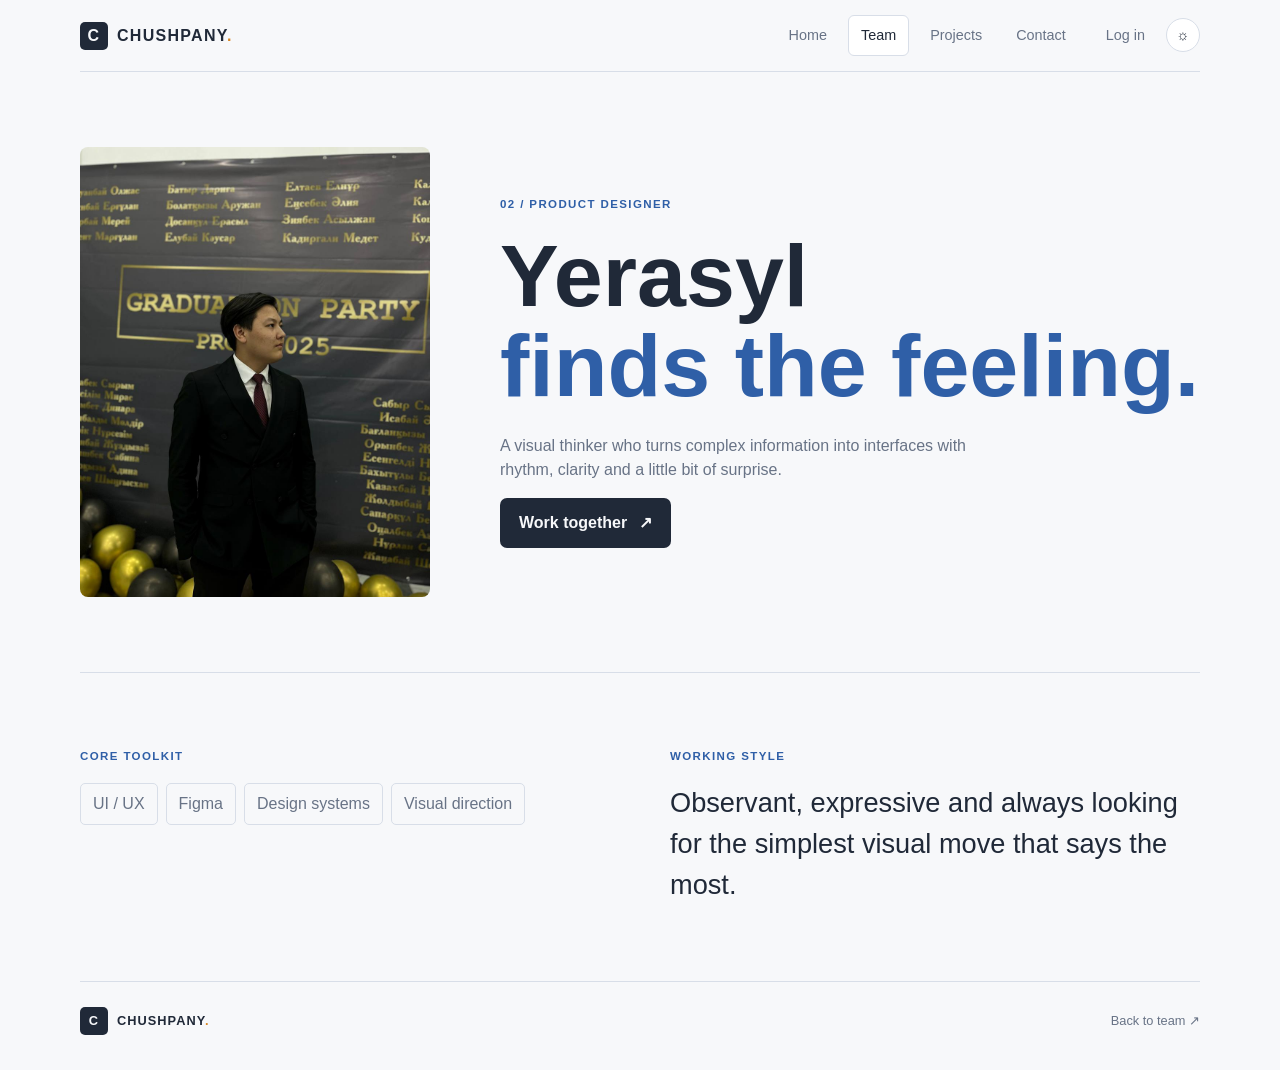
<file: yerasyl.html>
<!doctype html>
<html lang="en">
<head>
  <meta charset="UTF-8">
  <meta name="viewport" content="width=device-width, initial-scale=1.0">
  <title>Yerasyl | Chushpany</title>
  <link rel="preconnect" href="https://fonts.googleapis.com">
  <link rel="preconnect" href="https://fonts.gstatic.com" crossorigin>
  <link href="https://fonts.googleapis.com/css2?family=DM+Sans:wght@400;500;600;700&family=Space+Grotesk:wght@500;600;700&display=swap" rel="stylesheet">
  <link rel="stylesheet" href="css/style.css">
</head>
<body>
  <div class="page-shell">
    <header class="site-header">
      <a class="brand" href="index.html">
        <span class="brand-mark">C</span><span>CHUSHPANY<span class="brand-accent">.</span></span>
      </a>
      <button class="menu-toggle" aria-label="Open menu">☰</button>
      <nav class="site-nav">
        <a href="index.html">Home</a>
        <a class="active" href="team.html">Team</a>
        <a href="projects.html">Projects</a>
        <a href="contact.html">Contact</a>
        <a class="nav-login" href="login.html">Log in</a>
        <button class="theme-toggle" data-theme-toggle aria-label="Toggle light and dark mode">☼</button>
      </nav>
    </header>

    <main>
      <section class="profile-hero section">
        <div class="profile-photo">
          <img src="images/team/yerasyl.jpg" alt="Yerasyl portrait">
        </div>
        <div>
          <p class="eyebrow">02 / Product designer</p>
          <h1>Yerasyl<br><span class="gradient-text">finds the feeling.</span></h1>
          <p class="intro-lead">A visual thinker who turns complex information into interfaces with rhythm, clarity and a little bit of surprise.</p>
          <a class="button button-primary" href="contact.html">Work together <span>↗</span></a>
        </div>
      </section>

      <section class="section profile-details">
        <div>
          <p class="eyebrow">Core toolkit</p>
          <div class="tag-list">
            <span>UI / UX</span>
            <span>Figma</span>
            <span>Design systems</span>
            <span>Visual direction</span>
          </div>
        </div>
        <div>
          <p class="eyebrow">Working style</p>
          <p class="large-copy">Observant, expressive and always looking for the simplest visual move that says the most.</p>
        </div>
      </section>
    </main>

    <footer class="site-footer">
      <a class="brand" href="index.html">
        <span class="brand-mark">C</span><span>CHUSHPANY<span class="brand-accent">.</span></span>
      </a>
      <a href="team.html">Back to team ↗</a>
    </footer>
  </div>

  <script src="js/script.js"></script>
</body>
</html>
</file>
<file: css/style.css>
:root {
  --bg: #f7f8fa;
  --card: #ffffff;
  --text: #202938;
  --muted: #687386;
  --line: #d8dee8;
  --accent: #2f5fa7;
  --accent2: #d88724;
}

[data-theme="dark"] {
  --bg: #20252d;
  --card: #2b323c;
  --text: #f3f5f8;
  --muted: #b5bfce;
  --line: #48515e;
  --accent: #8db4ed;
  --accent2: #f0b45e;
}

/* Base Styles & Reset */
* {
  box-sizing: border-box;
}

body {
  margin: 0;
  background: var(--bg);
  color: var(--text);
  font-family: Arial, Helvetica, sans-serif;
  line-height: 1.5;
}

a {
  color: inherit;
  text-decoration: none;
}

button,
input,
textarea {
  font: inherit;
}

button {
  cursor: pointer;
}

/* Layout & Header */
.page-shell {
  max-width: 1180px;
  margin: auto;
  padding: 0 30px;
}

.site-header {
  height: 72px;
  border-bottom: 1px solid var(--line);
  display: flex;
  align-items: center;
  justify-content: space-between;
}

.brand {
  font-weight: 700;
  letter-spacing: .08em;
  display: flex;
  gap: 9px;
  align-items: center;
}

.brand-mark {
  width: 28px;
  height: 28px;
  border-radius: 5px;
  background: var(--text);
  color: var(--bg);
  display: grid;
  place-items: center;
}

.brand-accent {
  color: var(--accent2);
}

.site-nav {
  display: flex;
  align-items: center;
  gap: 8px;
  color: var(--muted);
  font-size: .9rem;
  white-space: nowrap;
}

.site-nav a {
  display: inline-block;
  padding: 9px 12px;
  border: 1px solid transparent;
  border-radius: 6px;
}

.site-nav a:hover,
.site-nav a.active {
  color: var(--text);
  background: var(--card);
  border-color: var(--line);
}

.nav-login {
  margin-left: 6px;
}

.theme-toggle {
  width: 34px;
  height: 34px;
  border-radius: 50%;
  border: 1px solid var(--line);
  background: var(--card);
  color: var(--text);
}

.menu-toggle {
  display: none;
  background: none;
  border: 0;
  color: var(--text);
  font-size: 1.3rem;
}

/* Sections & Hero */
.section {
  padding: 75px 0;
}

.eyebrow {
  color: var(--accent);
  font-size: .72rem;
  font-weight: 700;
  letter-spacing: .12em;
  text-transform: uppercase;
  margin: 0 0 18px;
}

.hero {
  display: grid;
  grid-template-columns: 1fr 1fr;
  gap: 70px;
  align-items: center;
}

.hero h1,
.page-intro h1 {
  font-size: clamp(3.2rem, 7vw, 5.5rem);
  line-height: 1.02;
  margin: 0 0 25px;
}

.gradient-text {
  color: var(--accent);
}

.hero-text,
.intro-lead {
  color: var(--muted);
  max-width: 500px;
  font-size: 1rem;
}

.hero-actions {
  display: flex;
  gap: 25px;
  align-items: center;
  margin: 30px 0 45px;
}

.button {
  display: inline-flex;
  align-items: center;
  gap: 12px;
  padding: 12px 18px;
  border-radius: 7px;
  font-weight: 700;
  border: 1px solid transparent;
}

.button-primary {
  background: var(--text);
  color: var(--bg);
}

.button-secondary {
  background: var(--card);
  border-color: var(--line);
  color: var(--text);
}

.button,
.site-nav a,
.theme-toggle,
.filter-button,
.person-card,
.project-card {
  transition: opacity .2s ease, color .2s ease, background .2s ease,
    border-color .2s ease, transform .2s ease, box-shadow .2s ease;
}

.button:hover {
  opacity: .82;
  transform: translateY(-2px);
}

.theme-toggle:hover {
  transform: rotate(15deg);
}

.person-card:hover,
.project-card:hover {
  transform: translateY(-4px);
  box-shadow: 0 6px 18px rgba(32, 41, 56, .12);
}

.text-link {
  font-weight: 700;
  font-size: .9rem;
}

.text-link span {
  color: var(--accent2);
  margin-left: 6px;
}

.hero-meta {
  display: flex;
  gap: 22px;
  color: var(--muted);
  font-size: .78rem;
}

.hero-meta strong {
  display: block;
  color: var(--text);
  font-size: 1.2rem;
}

.hero-art {
  min-height: 380px;
  background: #e7eaf2;
  border: 1px solid var(--line);
  border-radius: 9px;
  padding: 55px 40px;
  display: flex;
  align-items: center;
}

.hero-card {
  background: var(--card);
  border: 1px solid var(--line);
  padding: 25px;
  border-radius: 7px;
  width: 100%;
  color: var(--text);
}

.mini-label {
  font-size: .68rem;
  color: var(--accent);
  font-weight: 700;
  letter-spacing: .1em;
}

.hero-card-title {
  font-size: 1.8rem;
  font-weight: 700;
  margin: 25px 0;
}

.hero-card p {
  color: var(--muted);
}

.status-row {
  font-size: .8rem;
  color: var(--muted);
  display: flex;
  gap: 8px;
  align-items: center;
}

.status-dot {
  width: 8px;
  height: 8px;
  background: #43a879;
  border-radius: 50%;
}

/* Intro Strip & Content */
.intro-strip {
  display: grid;
  grid-template-columns: .5fr 1fr;
  gap: 50px;
  border-top: 1px solid var(--line);
  border-bottom: 1px solid var(--line);
}

.strip-content {
  display: grid;
  grid-template-columns: 1.2fr .8fr;
  gap: 45px;
}

.strip-content h2,
.section-heading h2,
.api-panel h2 {
  font-size: 2.6rem;
  line-height: 1.1;
  margin: 0;
}

.strip-content p {
  color: var(--muted);
  margin: 0;
}

.section-heading {
  display: flex;
  justify-content: space-between;
  align-items: end;
  margin-bottom: 35px;
}

/* Team & Projects */
.team-preview,
.projects-grid {
  display: grid;
  grid-template-columns: repeat(3, 1fr);
  gap: 18px;
}

.person-card {
  min-height: 350px;
  position: relative;
  overflow: hidden;
  border: 1px solid var(--line);
  border-radius: 8px;
  background: var(--card);
}

.person-card img {
  position: absolute;
  width: 100%;
  height: 100%;
  object-fit: cover;
}

.person-card:first-child img,
.team-row img {
  object-position: center 35%;
}

.person-card:after {
  content: "";
  position: absolute;
  inset: 45% 0 0;
  background: linear-gradient(transparent, rgba(0, 0, 0, .75));
}

.person-overlay {
  position: absolute;
  z-index: 1;
  bottom: 20px;
  left: 20px;
  color: #fff;
}

.person-overlay span {
  font-size: .68rem;
}

.person-overlay h3 {
  font-size: 1.8rem;
  margin: 5px 0;
}

.placeholder-person,
.avatar-placeholder {
  background: #e6eaf2;
}

.avatar-placeholder {
  display: grid;
  place-items: center;
  font-size: 9rem;
  font-weight: 700;
  color: var(--accent);
}

.work-teaser {
  border-top: 1px solid var(--line);
}

.featured-project {
  display: grid;
  grid-template-columns: 50px 1fr 45px;
  gap: 25px;
  align-items: center;
  border-top: 1px solid var(--line);
  border-bottom: 1px solid var(--line);
  padding: 28px 0;
}

.project-number {
  color: var(--accent2);
  font-weight: 700;
}

.featured-project h3 {
  font-size: 2.8rem;
  margin: 10px 0;
}

.featured-project p,
.project-card p,
.team-row p {
  color: var(--muted);
}

.circle-arrow,
.row-arrow {
  display: grid;
  place-items: center;
  border: 1px solid var(--line);
  border-radius: 7px;
  width: 42px;
  height: 42px;
}

/* Footer & Pages */
.site-footer {
  border-top: 1px solid var(--line);
  padding: 25px 0 35px;
  display: flex;
  justify-content: space-between;
  align-items: center;
  color: var(--muted);
  font-size: .8rem;
}

.site-footer .brand {
  color: var(--text);
}

.page-intro {
  padding-bottom: 35px;
}

.team-list {
  padding-top: 20px;
}

.team-row {
  display: grid;
  grid-template-columns: 45px 120px 1fr 45px;
  gap: 24px;
  align-items: center;
  border-top: 1px solid var(--line);
  padding: 20px 0;
}

.team-row:last-child {
  border-bottom: 1px solid var(--line);
}

.team-row img,
.row-avatar {
  width: 120px;
  height: 120px;
  border-radius: 7px;
  object-fit: cover;
}

.row-number {
  color: var(--accent2);
  font-weight: 700;
}

.team-row h2 {
  font-size: 2rem;
  margin: 6px 0;
}

.project-type {
  font-size: .68rem;
  text-transform: uppercase;
  letter-spacing: .08em;
  color: var(--muted);
}

/* Profile Hero & Details */
.profile-hero {
  display: grid;
  grid-template-columns: 350px 1fr;
  gap: 70px;
  align-items: center;
}

.profile-photo,
.profile-avatar {
  height: 450px;
  border-radius: 8px;
  overflow: hidden;
}

.profile-photo img {
  width: 100%;
  height: 100%;
  object-fit: cover;
  object-position: center 35%;
}

.profile-hero h1 {
  font-size: clamp(3.2rem, 7vw, 5.5rem);
  line-height: 1.02;
  margin: 0 0 24px;
}

.profile-details {
  display: grid;
  grid-template-columns: 1fr 1fr;
  gap: 60px;
  border-top: 1px solid var(--line);
}

.tag-list {
  display: flex;
  flex-wrap: wrap;
  gap: 8px;
}

.tag-list span,
.filter-button {
  border: 1px solid var(--line);
  background: transparent;
  color: var(--muted);
  padding: 8px 12px;
  border-radius: 5px;
}

.large-copy {
  font-size: 1.7rem;
  margin: 0;
}

/* Project Controls & Cards */
.project-controls {
  display: flex;
  justify-content: space-between;
  gap: 20px;
  align-items: center;
  padding-top: 15px;
}

.search-box {
  display: flex;
  gap: 8px;
  align-items: center;
  border-bottom: 1px solid var(--text);
  max-width: 330px;
  width: 100%;
  padding: 8px 0;
}

.search-box input {
  border: 0;
  outline: 0;
  background: transparent;
  color: var(--text);
  width: 100%;
}

.filter-list {
  display: flex;
  gap: 8px;
  flex-wrap: wrap;
}

.filter-button.active,
.filter-button:hover {
  background: var(--text);
  color: var(--bg);
}

.project-card {
  border: 1px solid var(--line);
  border-radius: 8px;
  overflow: hidden;
  background: var(--card);
}

.project-card.hidden {
  display: none;
}

.project-visual {
  height: 180px;
  padding: 20px;
  display: flex;
  flex-direction: column;
  justify-content: space-between;
  color: #fff;
}

.visual-orange {
  background: #dc7654;
}

.visual-purple {
  background: #7561bd;
}

.visual-blue {
  background: #4d91a7;
}

.project-visual strong {
  font-size: 2rem;
  line-height: .9;
}

.project-card-body {
  padding: 20px;
}

.project-card h2 {
  font-size: 1.7rem;
  margin: 8px 0;
}

/* API Panel */
.api-panel {
  display: grid;
  grid-template-columns: 1fr 1fr;
  gap: 60px;
  border-top: 1px solid var(--line);
}

.api-result {
  border: 1px solid var(--line);
  border-radius: 8px;
  background: var(--card);
  padding: 20px;
  min-height: 140px;
}

.loading-state {
  color: var(--muted);
}

.loader {
  display: inline-block;
  width: 13px;
  height: 13px;
  border: 2px solid var(--line);
  border-top-color: var(--accent);
  border-radius: 50%;
  animation: spin .8s linear infinite;
}

.api-card h3 {
  font-size: 1.6rem;
  margin: 8px 0;
}

.api-card p {
  color: var(--muted);
}

.api-stats {
  display: flex;
  gap: 15px;
  color: var(--muted);
  font-size: .78rem;
}

.api-error {
  color: var(--accent2);
}

.time-panel {
  padding-top: 0;
}

/* Contact & Auth */
.contact-layout {
  display: grid;
  grid-template-columns: 1fr .7fr;
  gap: 70px;
}

.form-card,
.auth-card {
  background: var(--card);
  border: 1px solid var(--line);
  border-radius: 8px;
  padding: 28px;
}

.form-row {
  display: flex;
  flex-direction: column;
  gap: 6px;
  margin-bottom: 16px;
}

.form-row label {
  font-size: .8rem;
  font-weight: 700;
}

.form-row input,
.form-row textarea {
  border: 0;
  border-bottom: 1px solid var(--line);
  outline: 0;
  background: transparent;
  color: var(--text);
  padding: 9px 0;
}

.field-error {
  color: #d24f47;
  min-height: 17px;
  font-size: .74rem;
}

.form-status {
  min-height: 20px;
  color: #3c9b70;
  font-size: .8rem;
}

.contact-email {
  font-size: 2rem;
  font-weight: 700;
  color: var(--accent);
}

.contact-fact {
  border-top: 1px solid var(--line);
  padding: 14px 0;
  display: flex;
  justify-content: space-between;
  color: var(--muted);
  font-size: .82rem;
}

.contact-fact strong {
  color: var(--text);
}

.auth-wrap {
  display: grid;
  place-items: center;
  min-height: 560px;
}

.auth-card {
  width: min(100%, 480px);
}

.auth-card h1 {
  font-size: 4rem;
  line-height: 1.05;
  margin: 0 0 15px;
}

.auth-card>p {
  color: var(--muted);
}

.auth-switch {
  font-size: .85rem;
}

.auth-switch a {
  color: var(--accent);
  font-weight: 700;
}

.profile-account {
  display: flex;
  align-items: center;
  gap: 35px;
}

.account-avatar {
  width: 120px;
  height: 120px;
  border-radius: 8px;
  background: var(--accent);
  color: #fff;
  display: grid;
  place-items: center;
  font-size: 3rem;
  font-weight: 700;
}

.profile-account h1 {
  font-size: 4rem;
  margin: 0;
}

.account-note {
  border-top: 1px solid var(--line);
}

.account-note h2 {
  font-size: 2.5rem;
  max-width: 650px;
}

.account-note p:last-child {
  color: var(--muted);
  max-width: 500px;
}

/* Animations */
@keyframes spin {
  to {
    transform: rotate(360deg);
  }
}

.purpose-box {
  border-top: 1px solid var(--line);
  background: var(--card);
  padding: 30px;
}

.purpose-box h2 {
  max-width: 700px;
  font-size: 2rem;
  margin: 0 0 12px;
}

.purpose-box p:last-child {
  max-width: 700px;
  color: var(--muted);
  margin: 0;
}

/* Media Queries */
@media(max-width: 650px) {
  .page-shell {
    padding: 0 20px;
  }
  
  .site-header {
    height: 65px;
  }
  
  .menu-toggle {
    display: block;
  }
  
  .site-nav {
    display: none;
    position: absolute;
    z-index: 3;
    top: 65px;
    left: 0;
    right: 0;
    background: var(--card);
    border-bottom: 1px solid var(--line);
    padding: 20px;
    flex-direction: column;
    align-items: flex-start;
  }
  
  .site-nav.open {
    display: flex;
  }
  
  .nav-login {
    border: 0;
    padding-left: 0;
  }
  
  .theme-toggle {
    position: absolute;
    right: 20px;
    top: 15px;
  }
  
  .section {
    padding: 55px 0;
  }
  
  .hero,
  .intro-strip,
  .strip-content,
  .api-panel,
  .contact-layout,
  .profile-details {
    grid-template-columns: 1fr;
    gap: 35px;
  }
  
  .hero-art {
    min-height: 300px;
    padding: 30px 20px;
  }
  
  .hero h1,
  .page-intro h1 {
    font-size: 3.5rem;
  }
  
  .hero-actions {
    margin-bottom: 30px;
  }
  
  .hero-meta {
    gap: 14px;
    flex-wrap: wrap;
  }
  
  .team-preview,
  .projects-grid {
    grid-template-columns: 1fr;
  }
  
  .person-card {
    min-height: 300px;
  }
  
  .section-heading {
    align-items: flex-start;
    flex-direction: column;
    gap: 15px;
  }
  
  .featured-project {
    grid-template-columns: 35px 1fr 42px;
  }
  
  .team-row {
    grid-template-columns: 28px 70px 1fr 35px;
    gap: 10px;
  }
  
  .team-row img,
  .row-avatar {
    width: 70px;
    height: 85px;
  }
  
  .team-row h2 {
    font-size: 1.3rem;
  }
  
  .team-row p {
    font-size: .8rem;
  }
  
  .profile-hero {
    grid-template-columns: 1fr;
    gap: 30px;
  }
  
  .profile-photo,
  .profile-avatar {
    height: 360px;
  }
  
  .project-controls {
    align-items: stretch;
    flex-direction: column;
  }
  
  .site-footer {
    align-items: flex-start;
    flex-direction: column;
    gap: 14px;
  }
  
  .profile-account {
    align-items: flex-start;
    flex-direction: column;
  }
  
  .profile-account h1 {
    font-size: 3rem;
  }
}

/* FORM VALIDATION */

.form-row input,
.form-row textarea {
    width: 100%;
    transition: border-color .2s ease, box-shadow .2s ease;
}

.form-row input:focus,
.form-row textarea:focus {
    border-bottom-color: var(--accent);
    box-shadow: 0 1px 0 var(--accent);
}

.form-row input.input-error,
.form-row textarea.input-error {
    border-bottom: 1px solid #d24f47;
    box-shadow: 0 1px 0 #d24f47;
}

.form-row input.input-success,
.form-row textarea.input-success {
    border-bottom: 1px solid #3c9b70;
    box-shadow: 0 1px 0 #3c9b70;
}

.field-error {
    display: block;
    line-height: 1.35;
}

.form-status.error {
    color: #d24f47;
}

.form-status.success {
    color: #3c9b70;
}

/* AUTH FORMS */

.auth-card .form-row {
    margin-bottom: 18px;
}

.auth-card .button-primary {
    width: 100%;
    justify-content: center;
    margin-top: 8px;
}

.auth-card .auth-switch {
    margin-top: 20px;
}

.auth-card .auth-switch a:hover {
    text-decoration: underline;
}

/* CONTACT FORM */

.form-card .button-primary {
    margin-top: 5px;
}

.form-card textarea {
    min-height: 110px;
    resize: vertical;
}

/* ACCESSIBILITY */

.button:focus-visible,
button:focus-visible,
a:focus-visible,
input:focus-visible,
textarea:focus-visible {
    outline: 2px solid var(--accent);
    outline-offset: 3px;
}

/* MOBILE */

@media (max-width: 650px) {
    .auth-wrap {
        min-height: auto;
        padding: 45px 0;
    }

    .auth-card {
        padding: 24px 20px;
    }

    .auth-card h1 {
        font-size: clamp(2.5rem, 12vw, 3.5rem);
    }

    .contact-layout {
        gap: 28px;
    }

.contact-email {
        font-size: clamp(1.35rem, 6vw, 2rem);
        overflow-wrap: anywhere;
    }
}

@media (prefers-reduced-motion: reduce) {
    *,
    *::before,
    *::after {
        animation-duration: .01ms !important;
        transition-duration: .01ms !important;
    }
}


/* CONTACT PAGE FIX */

.contact-grid {
    display: grid;
    grid-template-columns: 1fr 1.2fr;
    gap: 35px;
    align-items: start;
}

.contact-info,
.contact-form-card {
    background: var(--card);
    border: 1px solid var(--line);
    border-radius: 8px;
    padding: 28px;
}

.contact-info h2 {
    margin-top: 0;
    margin-bottom: 18px;
}

.contact-info p {
    color: var(--muted);
    line-height: 1.7;
}

.contact-detail {
    border-top: 1px solid var(--line);
    padding: 15px 0;
}

.contact-detail .eyebrow {
    margin-bottom: 5px;
}

.contact-form-card textarea {
    min-height: 120px;
    resize: vertical;
}

@media (max-width: 650px) {
    .contact-grid {
        grid-template-columns: 1fr;
        gap: 20px;
    }

    .contact-info,
    .contact-form-card {
        padding: 20px;
    }
}
</file>
